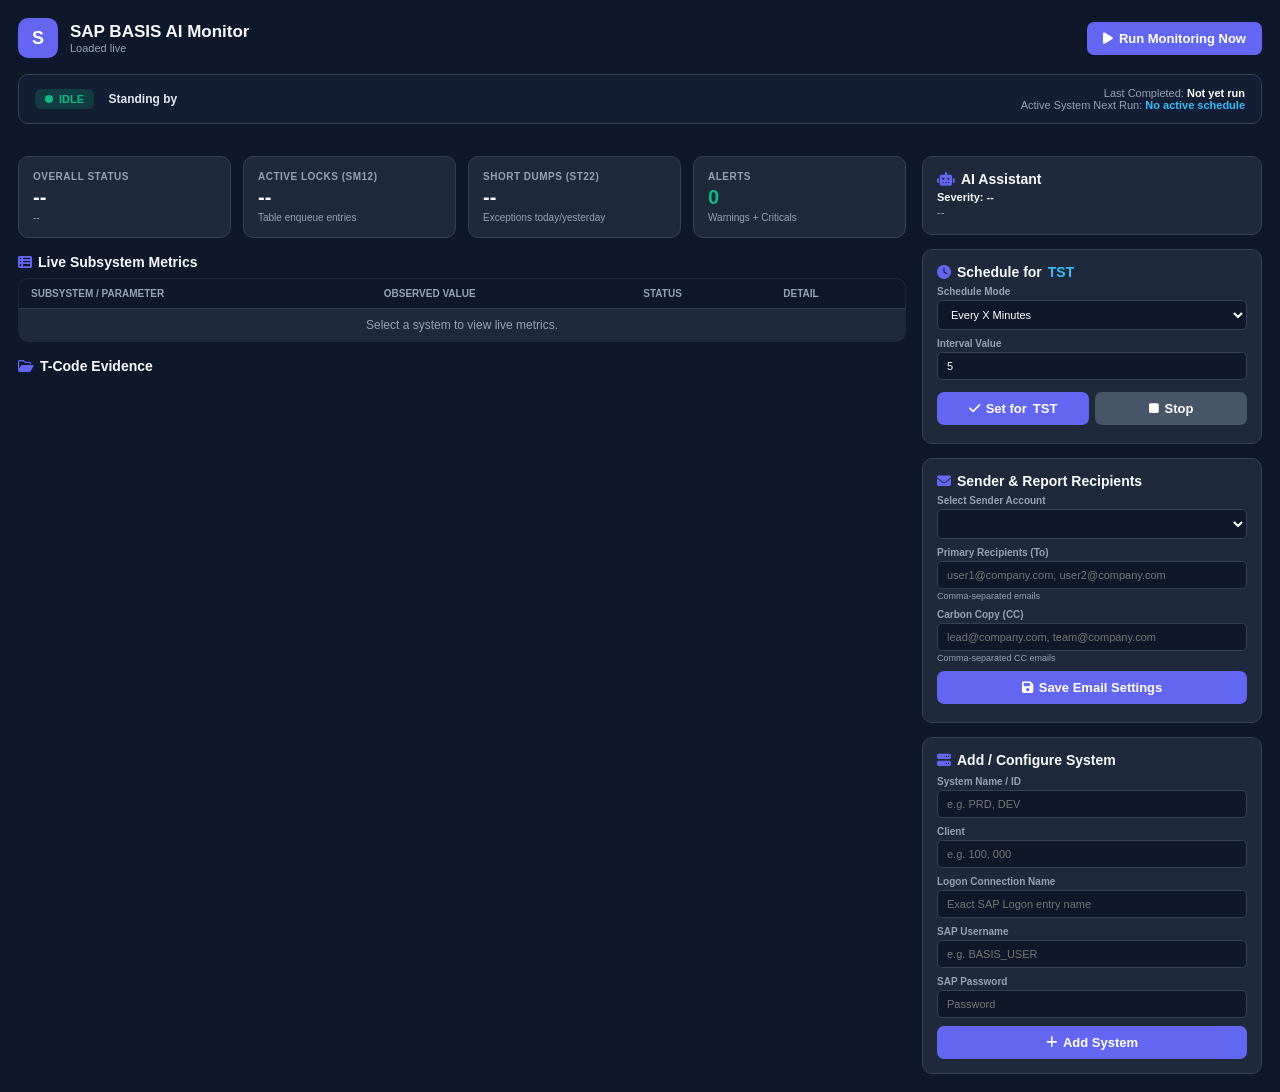
<file: dashboard/index.html>
<!DOCTYPE html>
<html lang="en">
<head>
  <meta charset="UTF-8">
  <title>SAP BASIS Monitoring Dashboard</title>
  <link rel="stylesheet" href="https://cdnjs.cloudflare.com/ajax/libs/font-awesome/6.4.0/css/all.min.css">
  <style>
    :root {
      --bg: #0f172a;
      --card-bg: #1e293b;
      --primary: #6366f1;
      --primary-hover: #4f46e5;
      --text: #f8fafc;
      --text-muted: #94a3b8;
      --border: #334155;
      --success: #10b981;
      --warning: #f59e0b;
      --danger: #ef4444;
      --info: #38bdf8;
    }
    * { box-sizing: border-box; margin: 0; padding: 0; font-family: -apple-system, BlinkMacSystemFont, "Segoe UI", Roboto, sans-serif; user-select: none; }
    body { background: var(--bg); color: var(--text); padding: 18px; overflow-x: hidden; }
    .header { display: flex; justify-content: space-between; align-items: center; margin-bottom: 16px; }
    .brand { display: flex; align-items: center; gap: 12px; }
    .brand-icon { background: var(--primary); color: #fff; width: 40px; height: 40px; border-radius: 10px; display: flex; align-items: center; justify-content: center; font-size: 18px; font-weight: bold; }
    .btn-primary { background: var(--primary); color: #fff; border: none; padding: 9px 16px; border-radius: 7px; font-weight: 600; cursor: pointer; display: flex; align-items: center; gap: 6px; transition: 0.2s; font-size: 13px; }
    .btn-primary:hover { background: var(--primary-hover); }

    /* Telemetry Banner */
    .status-banner { background: #131d33; border: 1px solid var(--border); border-radius: 10px; padding: 12px 16px; margin-bottom: 16px; display: flex; justify-content: space-between; align-items: center; }
    .status-badge-running { background: rgba(56, 189, 248, 0.2); color: var(--info); padding: 4px 10px; border-radius: 6px; font-size: 11px; font-weight: 700; display: inline-flex; align-items: center; gap: 6px; }
    .status-badge-idle { background: rgba(16, 185, 129, 0.2); color: var(--success); padding: 4px 10px; border-radius: 6px; font-size: 11px; font-weight: 700; display: inline-flex; align-items: center; gap: 6px; }

    /* System Tabs */
    .system-tabs { display: flex; gap: 8px; margin-bottom: 16px; flex-wrap: wrap; }
    .tab-btn { background: #1e293b; border: 1px solid var(--border); padding: 7px 16px; border-radius: 20px; font-weight: 600; font-size: 12px; color: var(--text-muted); cursor: pointer; transition: 0.2s; }
    .tab-btn.active { background: var(--primary); color: #fff; border-color: var(--primary); }

    /* Layout Grid */
    .main-grid { display: grid; grid-template-columns: minmax(0, 1fr) 340px; gap: 16px; align-items: start; }
    .cards-row { display: grid; grid-template-columns: repeat(4, 1fr); gap: 12px; margin-bottom: 16px; }
    .card { background: var(--card-bg); padding: 14px; border-radius: 10px; border: 1px solid var(--border); }
    .card-title { font-size: 10px; text-transform: uppercase; font-weight: 700; color: var(--text-muted); letter-spacing: 0.5px; margin-bottom: 4px; }
    .card-value { font-size: 20px; font-weight: 800; }
    .status-healthy { color: var(--success); }
    .status-warning { color: var(--warning); }
    .status-critical { color: var(--danger); }
    .status-unknown { color: #64748b; }

    /* Metrics Table */
    .section-title { font-size: 14px; font-weight: 700; margin-bottom: 8px; display: flex; align-items: center; gap: 6px; }
    .metrics-table { width: 100%; border-collapse: collapse; background: var(--card-bg); border-radius: 10px; overflow: hidden; border: 1px solid var(--border); margin-bottom: 16px; }
    .metrics-table th, .metrics-table td { padding: 9px 12px; text-align: left; border-bottom: 1px solid var(--border); font-size: 12px; }
    .metrics-table th { background: #0f172a; color: var(--text-muted); font-size: 10px; text-transform: uppercase; }
    .badge { padding: 2px 7px; border-radius: 5px; font-size: 10px; font-weight: 700; }
    .badge-ok { background: rgba(16,185,129,0.15); color: #34d399; }
    .badge-warning { background: rgba(245,158,11,0.15); color: #fbbf24; }
    .badge-critical { background: rgba(239,68,68,0.15); color: #f87171; }

    /* T-Code Grid */
    .tcode-grid { display: grid; grid-template-columns: repeat(auto-fill, minmax(130px, 1fr)); gap: 8px; }
    .tcode-box { background: var(--card-bg); border: 1px solid var(--border); border-left: 3px solid var(--primary); padding: 8px 10px; border-radius: 6px; }
    .tcode-name { font-weight: 700; font-size: 11px; color: #818cf8; margin-bottom: 2px; }
    .tcode-val { font-size: 10px; color: var(--text-muted); overflow: hidden; text-overflow: ellipsis; white-space: nowrap; }

    /* Sidebar */
    .sidebar { display: flex; flex-direction: column; gap: 14px; }
    .form-group { margin-bottom: 8px; }
    .form-group label { display: block; font-size: 10px; font-weight: 600; color: var(--text-muted); margin-bottom: 3px; }
    .form-control { width: 100%; padding: 7px 9px; background: #0f172a; border: 1px solid var(--border); border-radius: 5px; font-size: 11px; color: #fff; outline: none; }
    .form-control:focus { border-color: var(--primary); }
    .form-hint { font-size: 9px; color: var(--text-muted); margin-top: 2px; }
    .btn-full { width: 100%; justify-content: center; margin-top: 4px; }
    
    .pulse-dot { width: 8px; height: 8px; border-radius: 50%; display: inline-block; }
    .pulse-blue { background: #38bdf8; box-shadow: 0 0 8px #38bdf8; }
    .pulse-green { background: #10b981; }
  </style>
</head>
<body>

  <div class="header">
    <div class="brand">
      <div class="brand-icon">S</div>
      <div>
        <h1 style="font-size: 17px; font-weight: 800;">SAP BASIS AI Monitor</h1>
        <p id="updatedAt" style="font-size: 11px; color: var(--text-muted);">Loaded live</p>
      </div>
    </div>
    <button class="btn-primary" onclick="triggerMonitoring()">
      <i class="fa-solid fa-play"></i> <span id="runBtnText">Run Monitoring Now</span>
    </button>
  </div>

  <!-- Live Telemetry Status Banner -->
  <div class="status-banner">
    <div>
      <span id="telemetryBadge" class="status-badge-idle"><span class="pulse-dot pulse-green"></span> IDLE</span>
      <span id="currentActivityText" style="font-size: 12px; margin-left: 10px; font-weight: 600; color: #e2e8f0;">Standing by</span>
    </div>
    <div style="text-align: right; font-size: 11px; color: var(--text-muted);">
      <div>Last Completed: <strong id="lastRunTime" style="color: #fff;">Not yet run</strong></div>
      <div>Active System Next Run: <strong id="activeSysNextRun" style="color: var(--info);">No active schedule</strong></div>
    </div>
  </div>

  <!-- Dynamic System Tabs -->
  <div class="system-tabs" id="systemTabsContainer"></div>

  <div class="main-grid">
    <!-- Left Column -->
    <div>
      <div class="cards-row">
        <div class="card">
          <div class="card-title">Overall Status</div>
          <div class="card-value" id="overallStatus">--</div>
          <div id="subSystemInfo" style="font-size: 10px; color: var(--text-muted); margin-top: 3px;">--</div>
        </div>
        <div class="card">
          <div class="card-title">Active Locks (SM12)</div>
          <div class="card-value" id="activeLocks">--</div>
          <div style="font-size: 10px; color: var(--text-muted); margin-top: 3px;">Table enqueue entries</div>
        </div>
        <div class="card">
          <div class="card-title">Short Dumps (ST22)</div>
          <div class="card-value" id="dumpCount">--</div>
          <div style="font-size: 10px; color: var(--text-muted); margin-top: 3px;">Exceptions today/yesterday</div>
        </div>
        <div class="card">
          <div class="card-title">Alerts</div>
          <div class="card-value status-healthy" id="alertsCount">0</div>
          <div style="font-size: 10px; color: var(--text-muted); margin-top: 3px;">Warnings + Criticals</div>
        </div>
      </div>

      <div class="section-title"><i class="fa-solid fa-table-list" style="color:var(--primary);"></i> Live Subsystem Metrics</div>
      <table class="metrics-table">
        <thead>
          <tr>
            <th>Subsystem / Parameter</th>
            <th>Observed Value</th>
            <th>Status</th>
            <th>Detail</th>
          </tr>
        </thead>
        <tbody id="metricsTableBody">
          <tr><td colspan="4" style="text-align: center; color: var(--text-muted);">Select a system to view live metrics.</td></tr>
        </tbody>
      </table>

      <div class="section-title"><i class="fa-regular fa-folder-open" style="color:var(--primary);"></i> T-Code Evidence</div>
      <div class="tcode-grid" id="tcodeGrid"></div>
    </div>

    <!-- Right Sidebar -->
    <div class="sidebar">
      <!-- AI Assistant Card -->
      <div class="card">
        <div class="section-title" style="margin-bottom: 4px;"><i class="fa-solid fa-robot" style="color:var(--primary);"></i> AI Assistant</div>
        <p id="aiSeverity" style="font-size: 11px; font-weight: 700; margin-bottom: 2px;">Severity: --</p>
        <p id="aiRootCause" style="font-size: 11px; color: var(--text-muted); line-height: 1.35;">--</p>
      </div>

      <!-- Per-System Automated Schedule Card -->
      <div class="card">
        <div class="section-title" style="margin-bottom: 6px;">
          <i class="fa-solid fa-clock" style="color:var(--primary);"></i> 
          Schedule for <span id="schedTargetSys" style="color:var(--info);">TST</span>
        </div>
        <div class="form-group">
          <label>Schedule Mode</label>
          <select id="schedType" class="form-control" onchange="toggleSchedInputs()">
            <option value="minutes">Every X Minutes</option>
            <option value="hours">Every X Hours</option>
            <option value="daily">Daily at Fixed Time</option>
          </select>
        </div>
        <div class="form-group" id="intervalGroup">
          <label>Interval Value</label>
          <input type="number" id="schedInterval" class="form-control" placeholder="5" value="5">
        </div>
        <div class="form-group" id="timeGroup" style="display: none;">
          <label>Daily Run Time (24h format)</label>
          <input type="text" id="schedTime" class="form-control" placeholder="11:00" value="11:00">
        </div>
        <div style="display: flex; gap: 6px; margin-top: 4px;">
          <button type="button" class="btn-primary btn-full" onclick="saveActiveSystemSchedule()"><i class="fa-solid fa-check"></i> Set for <span id="btnSysLabel">TST</span></button>
          <button type="button" class="btn-primary btn-full" style="background:#475569;" onclick="stopActiveSystemSchedule()"><i class="fa-solid fa-stop"></i> Stop</button>
        </div>
        <p id="schedStatus" style="font-size: 10px; color: var(--success); margin-top: 4px;"></p>
      </div>

      <!-- Email Manager Card -->
      <div class="card">
        <div class="section-title" style="margin-bottom: 6px;"><i class="fa-solid fa-envelope" style="color:var(--primary);"></i> Sender & Report Recipients</div>
        <form id="emailSettingsForm" onsubmit="handleSaveEmailSettings(event)">
          <div class="form-group">
            <label>Select Sender Account</label>
            <select id="senderSelect" class="form-control" onchange="handleSenderChange()"></select>
          </div>
          <div class="form-group" id="newSenderGroup" style="display: none;">
            <label>New Sender Email Address</label>
            <input type="email" id="newSenderInput" class="form-control" placeholder="sender@gmail.com">
          </div>
          <div class="form-group" id="passwordGroup" style="display: none;">
            <label>Gmail 16-Character App Password</label>
            <input type="password" id="emailPassword" class="form-control" placeholder="16-character code">
            <div class="form-hint">Google Account &rarr; Security &rarr; App Passwords</div>
          </div>
          <div class="form-group">
            <label>Primary Recipients (To)</label>
            <input type="text" id="emailRecipients" class="form-control" placeholder="user1@company.com, user2@company.com" required>
            <div class="form-hint">Comma-separated emails</div>
          </div>
          <div class="form-group">
            <label>Carbon Copy (CC)</label>
            <input type="text" id="emailCcRecipients" class="form-control" placeholder="lead@company.com, team@company.com">
            <div class="form-hint">Comma-separated CC emails</div>
          </div>
          <button type="submit" class="btn-primary btn-full"><i class="fa-solid fa-floppy-disk"></i> Save Email Settings</button>
        </form>
        <p id="emailSaveStatus" style="font-size: 10px; color: var(--success); margin-top: 4px;"></p>
      </div>

      <!-- Add System Card -->
      <div class="card">
        <div class="section-title" style="margin-bottom: 8px;"><i class="fa-solid fa-server" style="color:var(--primary);"></i> Add / Configure System</div>
        <form id="addSystemForm" onsubmit="handleAddSystem(event)">
          <div class="form-group">
            <label>System Name / ID</label>
            <input type="text" id="sysId" class="form-control" placeholder="e.g. PRD, DEV" required>
          </div>
          <div class="form-group">
            <label>Client</label>
            <input type="text" id="sysClient" class="form-control" placeholder="e.g. 100, 000" required>
          </div>
          <div class="form-group">
            <label>Logon Connection Name</label>
            <input type="text" id="sysConn" class="form-control" placeholder="Exact SAP Logon entry name" required>
          </div>
          <div class="form-group">
            <label>SAP Username</label>
            <input type="text" id="sysUser" class="form-control" placeholder="e.g. BASIS_USER" required>
          </div>
          <div class="form-group">
            <label>SAP Password</label>
            <input type="password" id="sysPass" class="form-control" placeholder="Password" required>
          </div>
          <button type="submit" class="btn-primary btn-full"><i class="fa-solid fa-plus"></i> Add System</button>
        </form>
      </div>
    </div>
  </div>

  <script>
    let activeSystemId = "TST";
    let configuredSystems = [];
    let savedSendersList = [];

    window.addEventListener("pywebviewready", async function () {
      await loadSystemsList();
      await loadEmailSettings();
      if (configuredSystems.length > 0) {
        await switchSystem(configuredSystems[0].id || configuredSystems[0].name);
      }
      setInterval(pollTelemetry, 2000);
    });

    async function pollTelemetry() {
      if (!window.pywebview || !window.pywebview.api) return;
      const t = await window.pywebview.api.get_scheduler_telemetry();
      if (!t) return;

      const badge = document.getElementById("telemetryBadge");
      if (t.is_running) {
        badge.className = "status-badge-running";
        badge.innerHTML = `<span class="pulse-dot pulse-blue"></span> RUNNING (${t.current_system || 'SAP'})`;
      } else {
        badge.className = "status-badge-idle";
        badge.innerHTML = `<span class="pulse-dot pulse-green"></span> IDLE`;
      }

      document.getElementById("currentActivityText").innerText = t.current_activity || "Standing by";
      document.getElementById("lastRunTime").innerText = t.last_run_timestamp || "Not yet run";

      // Also refresh active system next run time
      const sched = await window.pywebview.api.get_system_schedule(activeSystemId);
      if (sched) {
        document.getElementById("activeSysNextRun").innerText = `${activeSystemId}: ${sched.next_run}`;
      }
    }

    async function loadSystemsList() {
      if (!window.pywebview || !window.pywebview.api) return;
      configuredSystems = await window.pywebview.api.get_configured_systems();
      renderTabs();
    }

    async function loadEmailSettings() {
      if (!window.pywebview || !window.pywebview.api) return;
      const settings = await window.pywebview.api.get_email_settings();
      if (settings) {
        savedSendersList = settings.saved_senders || settings.saved_senders_list || [];
        renderSenderDropdown(settings.active_sender || settings.sender_email || "");
        document.getElementById("emailRecipients").value = Array.isArray(settings.recipients) ? settings.recipients.join(", ") : (settings.recipients || "");
        document.getElementById("emailCcRecipients").value = Array.isArray(settings.cc_recipients) ? settings.cc_recipients.join(", ") : (settings.cc_recipients || "");
      }
    }

    function renderSenderDropdown(selectedSender) {
      const select = document.getElementById("senderSelect");
      select.innerHTML = "";

      savedSendersList.forEach(email => {
        const opt = document.createElement("option");
        opt.value = email;
        opt.innerText = email + " (Saved Password)";
        if (email === selectedSender) opt.selected = true;
        select.appendChild(opt);
      });

      const newOpt = document.createElement("option");
      newOpt.value = "__NEW__";
      newOpt.innerText = "➕ + Add New Sender Email";
      if (!selectedSender || !savedSendersList.includes(selectedSender)) {
        newOpt.selected = true;
      }
      select.appendChild(newOpt);
      handleSenderChange();
    }

    function handleSenderChange() {
      const select = document.getElementById("senderSelect");
      const isNew = select.value === "__NEW__";
      document.getElementById("newSenderGroup").style.display = isNew ? "block" : "none";
      document.getElementById("passwordGroup").style.display = isNew ? "block" : "none";
      document.getElementById("newSenderInput").required = isNew;
      document.getElementById("emailPassword").required = isNew;
    }

    async function handleSaveEmailSettings(e) {
      e.preventDefault();
      if (!window.pywebview || !window.pywebview.api) return;

      const select = document.getElementById("senderSelect");
      const isNew = select.value === "__NEW__";
      let sender = isNew ? document.getElementById("newSenderInput").value.trim() : select.value;
      let password = isNew ? document.getElementById("emailPassword").value.trim() : "";

      if (!sender) {
        alert("Please provide a valid sender email.");
        return;
      }

      const recipients = document.getElementById("emailRecipients").value.split(",").map(s => s.trim()).filter(Boolean);
      const cc = document.getElementById("emailCcRecipients").value.split(",").map(s => s.trim()).filter(Boolean);

      const res = await window.pywebview.api.save_email_settings({
        sender_email: sender,
        sender_password: password,
        recipients: recipients,
        cc_recipients: cc
      });

      const status = document.getElementById("emailSaveStatus");
      if (res.success) {
        status.style.color = "var(--success)";
        status.innerText = res.message;
        await loadEmailSettings();
      } else {
        status.style.color = "var(--danger)";
        status.innerText = res.error;
      }
    }

    function renderTabs() {
      const container = document.getElementById("systemTabsContainer");
      container.innerHTML = "";
      configuredSystems.forEach(sys => {
        const id = sys.id || sys.name;
        const btn = document.createElement("button");
        btn.className = `tab-btn ${id.toUpperCase() === activeSystemId.toUpperCase() ? 'active' : ''}`;
        btn.innerText = id.toUpperCase();
        btn.onclick = () => switchSystem(id);
        container.appendChild(btn);
      });
    }

    async function switchSystem(systemId) {
      activeSystemId = systemId.toUpperCase();
      renderTabs();

      document.getElementById("schedTargetSys").innerText = activeSystemId;
      document.getElementById("btnSysLabel").innerText = activeSystemId;

      if (!window.pywebview || !window.pywebview.api) return;
      const data = await window.pywebview.api.get_system_status(activeSystemId);
      renderSystemData(data);

      // Load active system's specific schedule settings into inputs
      const sched = await window.pywebview.api.get_system_schedule(activeSystemId);
      if (sched) {
        document.getElementById("schedType").value = sched.mode || "minutes";
        if (sched.mode === "daily") {
          document.getElementById("schedTime").value = sched.value || "11:00";
        } else {
          document.getElementById("schedInterval").value = sched.value || "5";
        }
        toggleSchedInputs();
        document.getElementById("schedStatus").innerText = sched.is_active ? `Active: Next run ${sched.next_run}` : "No schedule set for this system";
      }
    }

    function renderSystemData(data) {
      if (!data) return;

      document.getElementById("updatedAt").innerText = `Updated: ${data.cycle_timestamp || 'N/A'}`;
      document.getElementById("subSystemInfo").innerText = `${data.system} / Client ${data.client || '000'}`;

      const statusElem = document.getElementById("overallStatus");
      statusElem.innerText = data.overall_status || "UNKNOWN";
      statusElem.className = "card-value " + (
        data.overall_status === "HEALTHY" ? "status-healthy" :
        data.overall_status === "WARNING" ? "status-warning" :
        data.overall_status === "CRITICAL" ? "status-critical" : "status-unknown"
      );

      const metrics = data.metrics || [];
      let alerts = 0;
      let locks = "0";
      let dumps = "0";

      const tableBody = document.getElementById("metricsTableBody");
      tableBody.innerHTML = "";

      if (metrics.length === 0) {
        tableBody.innerHTML = `<tr><td colspan="4" style="text-align: center; color: var(--text-muted);">No metric runs recorded yet for ${activeSystemId}.</td></tr>`;
      } else {
        metrics.forEach(m => {
          if (m.status === "WARNING" || m.status === "CRITICAL") alerts++;
          if (m.name.includes("SM12")) locks = m.display_value.replace(/[^0-9]/g, '') || "0";
          if (m.name.includes("ST22")) dumps = m.display_value.replace(/[^0-9]/g, '') || "0";

          const row = document.createElement("tr");
          const badgeClass = m.status === "OK" ? "badge-ok" : (m.status === "WARNING" ? "badge-warning" : "badge-critical");
          row.innerHTML = `
            <td><strong>${m.name}</strong></td>
            <td>${m.display_value}</td>
            <td><span class="badge ${badgeClass}">${m.status}</span></td>
            <td style="color: var(--text-muted);">${m.detail || ''}</td>
          `;
          tableBody.appendChild(row);
        });
      }

      document.getElementById("activeLocks").innerText = locks;
      document.getElementById("dumpCount").innerText = dumps;
      document.getElementById("alertsCount").innerText = alerts;
      document.getElementById("alertsCount").className = "card-value " + (alerts > 0 ? "status-warning" : "status-healthy");

      const ai = data.ai_analysis || {};
      document.getElementById("aiSeverity").innerText = `Severity: ${ai.severity || 'NORMAL'}`;
      document.getElementById("aiSeverity").className = (ai.severity === 'CRITICAL' ? 'status-critical' : (ai.severity === 'WARNING' ? 'status-warning' : 'status-healthy'));
      document.getElementById("aiRootCause").innerText = ai.root_cause || "System parameters within normal baseline.";

      const grid = document.getElementById("tcodeGrid");
      grid.innerHTML = "";
      (data.gui_evidence || []).forEach(e => {
        const box = document.createElement("div");
        box.className = "tcode-box";
        box.innerHTML = `<div class="tcode-name">${e.tcode}</div><div class="tcode-val">${e.display_value || 'Evidence captured'}</div>`;
        grid.appendChild(box);
      });
    }

    async function triggerMonitoring() {
      if (!window.pywebview || !window.pywebview.api) return;
      const btn = document.querySelector(".header .btn-primary");
      const btnText = document.getElementById("runBtnText");
      
      if (btn.disabled) return;
      btn.disabled = true;
      btn.style.opacity = "0.6";
      btnText.innerText = `Running ${activeSystemId}...`;

      const res = await window.pywebview.api.run_monitoring_for_system(activeSystemId);
      
      const checkInterval = setInterval(async () => {
        const data = await window.pywebview.api.get_system_status(activeSystemId);
        renderSystemData(data);
      }, 4000);

      setTimeout(() => {
        clearInterval(checkInterval);
        btn.disabled = false;
        btn.style.opacity = "1";
        btnText.innerText = "Run Monitoring Now";
      }, 60000);
    }

    function toggleSchedInputs() {
      const type = document.getElementById("schedType").value;
      document.getElementById("timeGroup").style.display = (type === "daily") ? "block" : "none";
      document.getElementById("intervalGroup").style.display = (type !== "daily") ? "block" : "none";
    }

    async function saveActiveSystemSchedule() {
      if (!window.pywebview || !window.pywebview.api) return;
      const type = document.getElementById("schedType").value;
      const value = type === "daily" ? document.getElementById("schedTime").value.trim() : document.getElementById("schedInterval").value.trim();

      const res = await window.pywebview.api.set_system_schedule(activeSystemId, type, value);
      const statusEl = document.getElementById("schedStatus");
      statusEl.style.color = res.success ? "var(--success)" : "var(--danger)";
      statusEl.innerText = res.message || res.error;
      await pollTelemetry();
    }

    async function stopActiveSystemSchedule() {
      if (!window.pywebview || !window.pywebview.api) return;
      const res = await window.pywebview.api.stop_system_schedule(activeSystemId);
      document.getElementById("schedStatus").innerText = res.message;
      await pollTelemetry();
    }

    async function handleAddSystem(e) {
      e.preventDefault();
      const sysId = document.getElementById("sysId").value.trim().toUpperCase();
      const client = document.getElementById("sysClient").value.trim();
      const connection_name = document.getElementById("sysConn").value.trim();
      const username = document.getElementById("sysUser").value.trim();
      const password = document.getElementById("sysPass").value.trim();

      const res = await window.pywebview.api.add_system({
        name: sysId,
        client: client,
        connection_name: connection_name,
        username: username,
        password: password
      });

      if (res.success) {
        document.getElementById("addSystemForm").reset();
        await loadSystemsList();
        switchSystem(sysId);
      } else {
        alert(`Failed to add system: ${res.error}`);
      }
    }
  </script>
</body>
</html>
</file>
